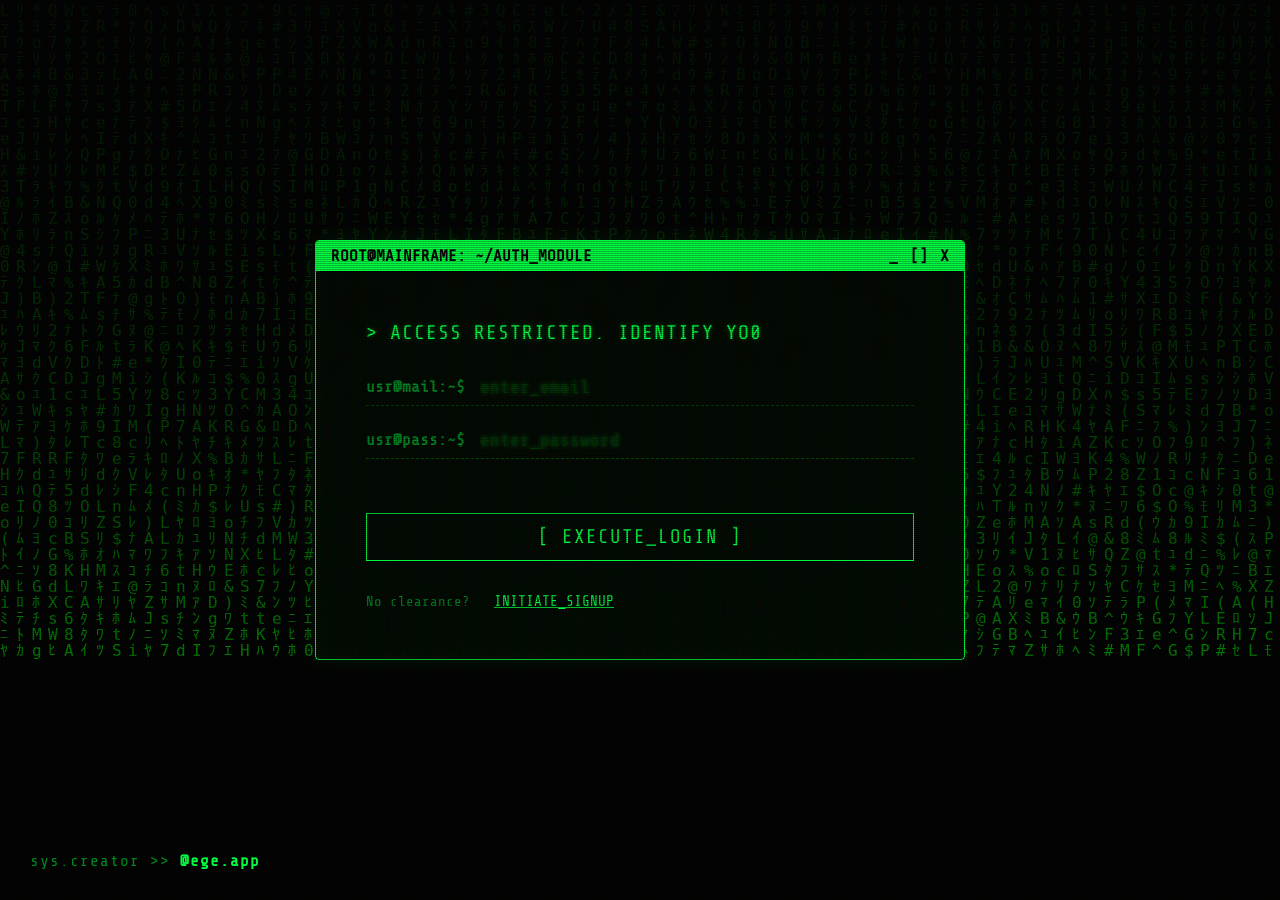
<file: Animated Hacker Login Form/index.html>
<!DOCTYPE html>
<html lang="en">

<head>
    <meta charset="UTF-8">
    <meta name="viewport" content="width=device-width, initial-scale=1.0">
    <title>Animated Hacker login Form | Officially by Ege App</title>
    <link rel="stylesheet" href="style.css">
</head>

<body>

    <canvas id="matrix-bg"></canvas>


    <div class="terminal-window">
   
        <div class="terminal-header">
            <span>root@mainframe: ~/auth_module</span>
            <div class="terminal-controls">
                <span>_</span><span>[]</span><span>X</span>
            </div>
        </div>

        <div class="terminal-body">


            <div id="login-section" class="slide-in-right">
                <div class="terminal-text" id="login-title"></div>

                <form id="login-form">
                    <div class="terminal-input-group">
                        <span class="terminal-prompt">usr@mail:~$</span>
                        <input type="email" class="terminal-input" placeholder="enter_email" required autocomplete="off"
                            spellcheck="false">
                    </div>
                    <div class="terminal-input-group">
                        <span class="terminal-prompt">usr@pass:~$</span>
                        <input type="password" class="terminal-input" placeholder="enter_password" required
                            autocomplete="off" spellcheck="false">
                    </div>
                    <button type="submit" class="terminal-btn">[ EXECUTE_LOGIN ]</button>
                </form>

                <div style="margin-top: 2rem; font-size: 0.875rem;">
                    <span style="color: var(--text-muted);">No clearance?</span>
                    <button id="to-signup" class="terminal-link">INITIATE_SIGNUP</button>
                </div>
            </div>

   
            <div id="signup-section" class="hidden">
                <div class="terminal-text" id="signup-title"></div>

                <form id="signup-form">
                    <div class="terminal-input-group">
                        <span class="terminal-prompt">sys@alias:~$</span>
                        <input type="text" class="terminal-input" placeholder="enter_alias" required autocomplete="off"
                            spellcheck="false">
                    </div>
                    <div class="terminal-input-group">
                        <span class="terminal-prompt">sys@mail:~$</span>
                        <input type="email" class="terminal-input" placeholder="enter_email" required autocomplete="off"
                            spellcheck="false">
                    </div>
                    <div class="terminal-input-group">
                        <span class="terminal-prompt">sys@pass:~$</span>
                        <input type="password" class="terminal-input" placeholder="enter_password" required
                            autocomplete="off" spellcheck="false">
                    </div>
                    <button type="submit" class="terminal-btn">[ EXECUTE_SIGNUP ]</button>
                </form>

                <div style="margin-top: 2rem; font-size: 0.875rem;">
                    <span style="color: var(--text-muted);">Have clearance?</span>
                    <button id="to-login" class="terminal-link">EXECUTE_LOGIN</button>
                </div>
            </div>

        </div>
    </div>

    <div id="toast" class="terminal-toast hidden"></div>


    <div class="watermark">
        <span>sys.creator >></span>
        <a href="https://instagram.com/ege.app" target="_blank" rel="noopener noreferrer">@ege.app</a>
    </div>

    <script src="script.js"></script>
</body>

</html>
</file>
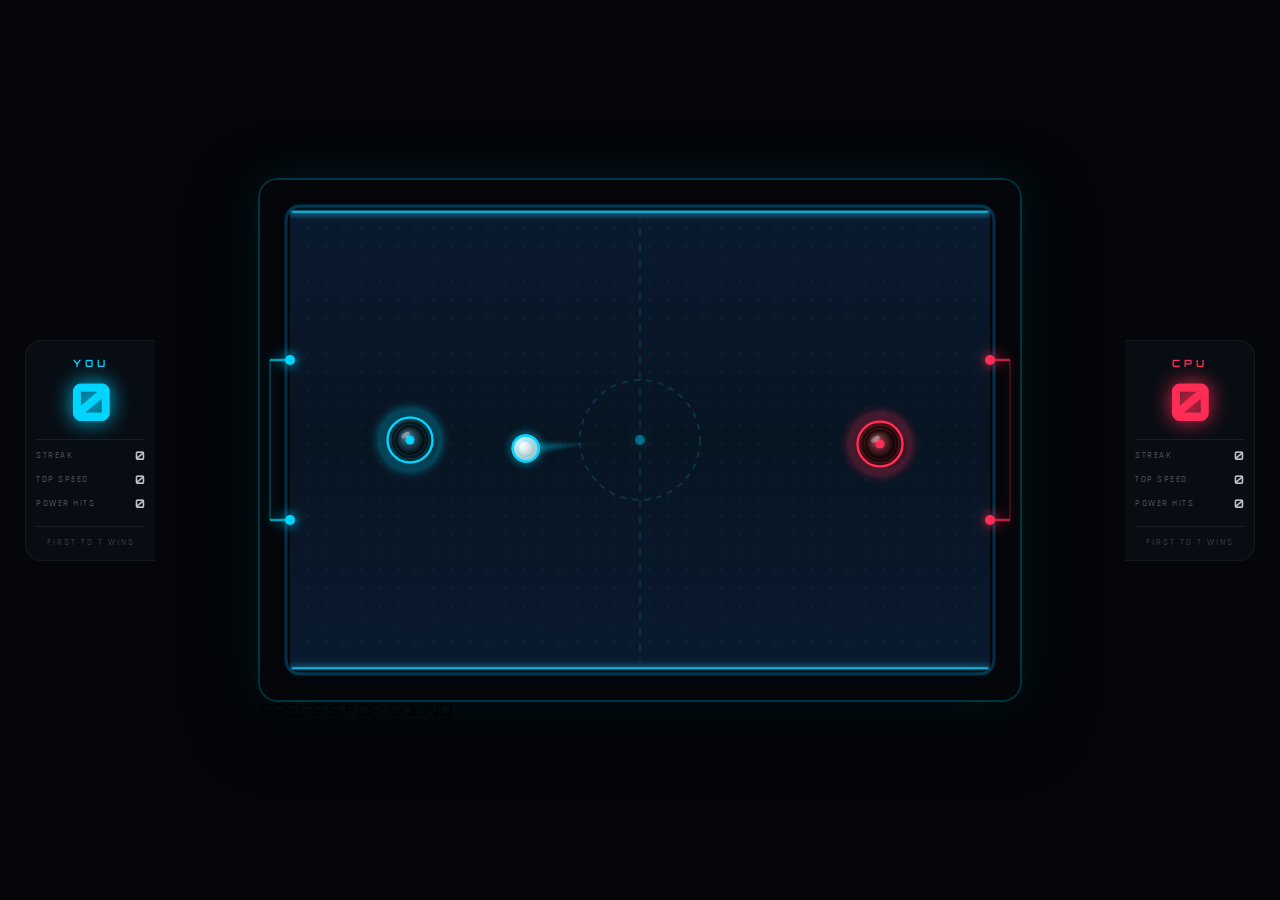
<file: Buz Hokeyi Oyunu/index.html>
<!DOCTYPE html>
<html lang="en">

<head>
	<meta charset="UTF-8">
	<title>Buz Hokeyi | Ege App</title>
	<meta name="viewport" content="width=device-width, initial-scale=1.0">
	<link rel='stylesheet'
		href='https://fonts.googleapis.com/css2?family=Orbitron:wght@400;700;900&amp;family=Rajdhani:wght@300;400;500;600;700&amp;display=swap'>
	<link rel='stylesheet' href='https://cdnjs.cloudflare.com/ajax/libs/font-awesome/6.5.0/css/all.min.css'>
	<link rel="stylesheet" href="./style.css">

</head>

<body>
	<div id="outer">
		<div id="stat-left" class="stat-panel">
			<div class="stat-name" style="color:#00d4ff">YOU</div>
			<div class="stat-score" id="score-p" style="color:#00d4ff;text-shadow:0 0 20px #00d4ff">0</div>
			<div class="stat-divider"></div>
			<div class="stat-row"><span class="stat-label">STREAK</span><span class="stat-val"
					id="stat-p-streak">0</span></div>
			<div class="stat-row"><span class="stat-label">TOP SPEED</span><span class="stat-val"
					id="stat-p-speed">0</span></div>
			<div class="stat-row"><span class="stat-label">POWER HITS</span><span class="stat-val"
					id="stat-p-power">0</span></div>
			<div class="stat-divider"></div>
			<div class="stat-footer">FIRST TO 7 WINS</div>
		</div>

		<div id="arena">
			<canvas id="c"></canvas>
			<div id="mute-btn"></div>
			<div id="ui">
			</div>
		</div>
		<div id="gameover-screen" class="screen">
			<div class="go-inner">
				<div class="go-face" id="go-face">😄</div>
				<div class="go-who" id="go-who">YOU WIN</div>
				<div class="go-wins" id="go-wins">GAME · SET · MATCH</div>
				<div class="go-final" id="go-final">7 – 3</div>
				<button id="btn-again">PLAY AGAIN</button>
			</div>
		</div>
	</div>
	</div>

	<div id="stat-right" class="stat-panel">
		<div class="stat-name" style="color:#ff2d55">CPU</div>
		<div class="stat-score" id="score-cpu" style="color:#ff2d55;text-shadow:0 0 20px #ff2d55">0</div>
		<div class="stat-divider"></div>
		<div class="stat-row"><span class="stat-label">STREAK</span><span class="stat-val" id="stat-cpu-streak">0</span>
		</div>
		<div class="stat-row"><span class="stat-label">TOP SPEED</span><span class="stat-val"
				id="stat-cpu-speed">0</span></div>
		<div class="stat-row"><span class="stat-label">POWER HITS</span><span class="stat-val"
				id="stat-cpu-power">0</span></div>
		<div class="stat-divider"></div>
		<div class="stat-footer">FIRST TO 7 WINS</div>
	</div>
	</div>
	<script src="./script.js"></script>

</body>

</html>
</file>
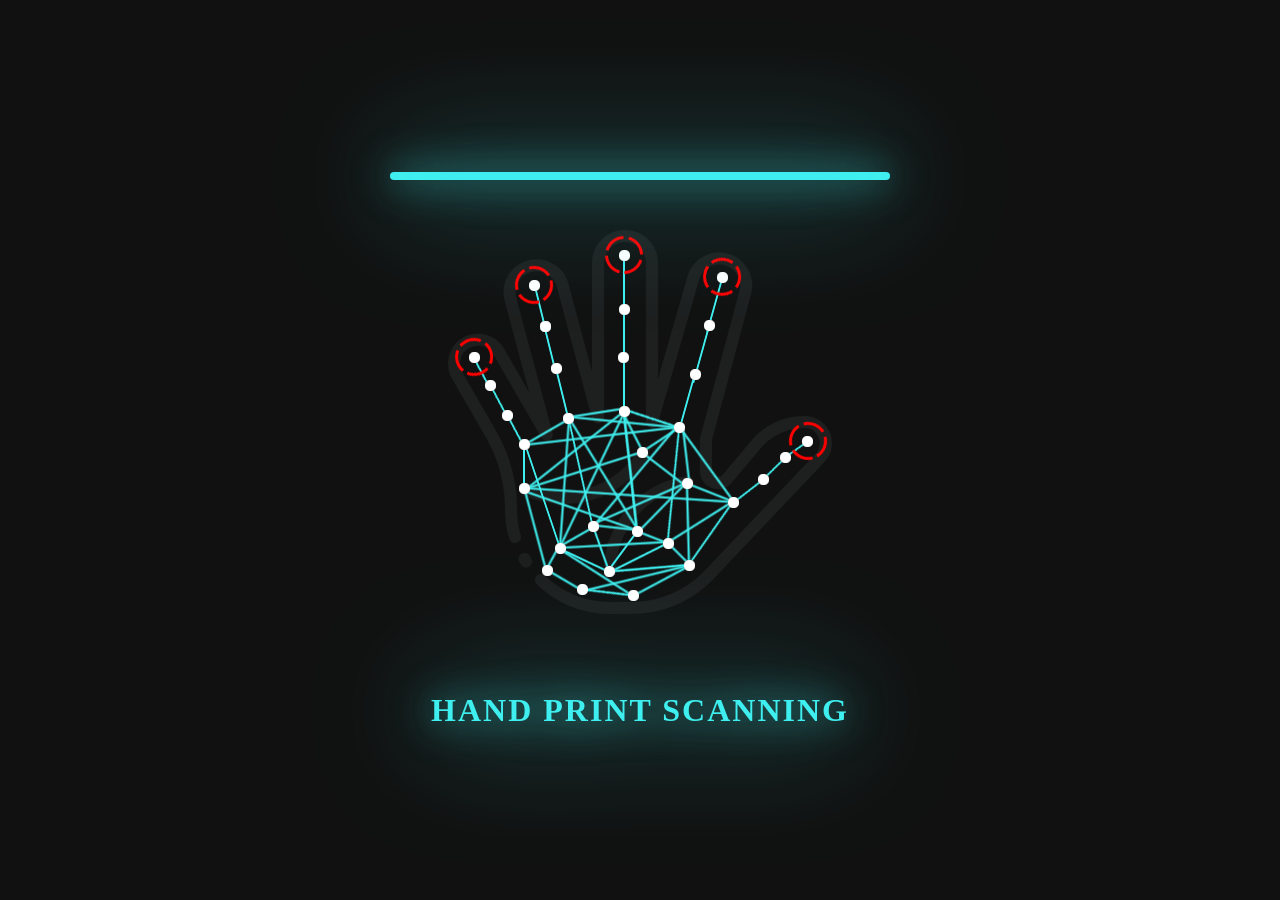
<file: HandScanningAnimation/index.html>
<!DOCTYPE html>
<html lang="en" >
<head>
  <meta charset="UTF-8">
  <title>Ege App - Hand Scanning Animation</title>
  <link rel="stylesheet" href="./style.css">

</head>
<body>

<div class="scan">
  <div class="hand">
    <div class="lines"></div>
  </div>
  <h3>Hand Print Scanning</h3>
</div>

  
</body>
</html>
</file>
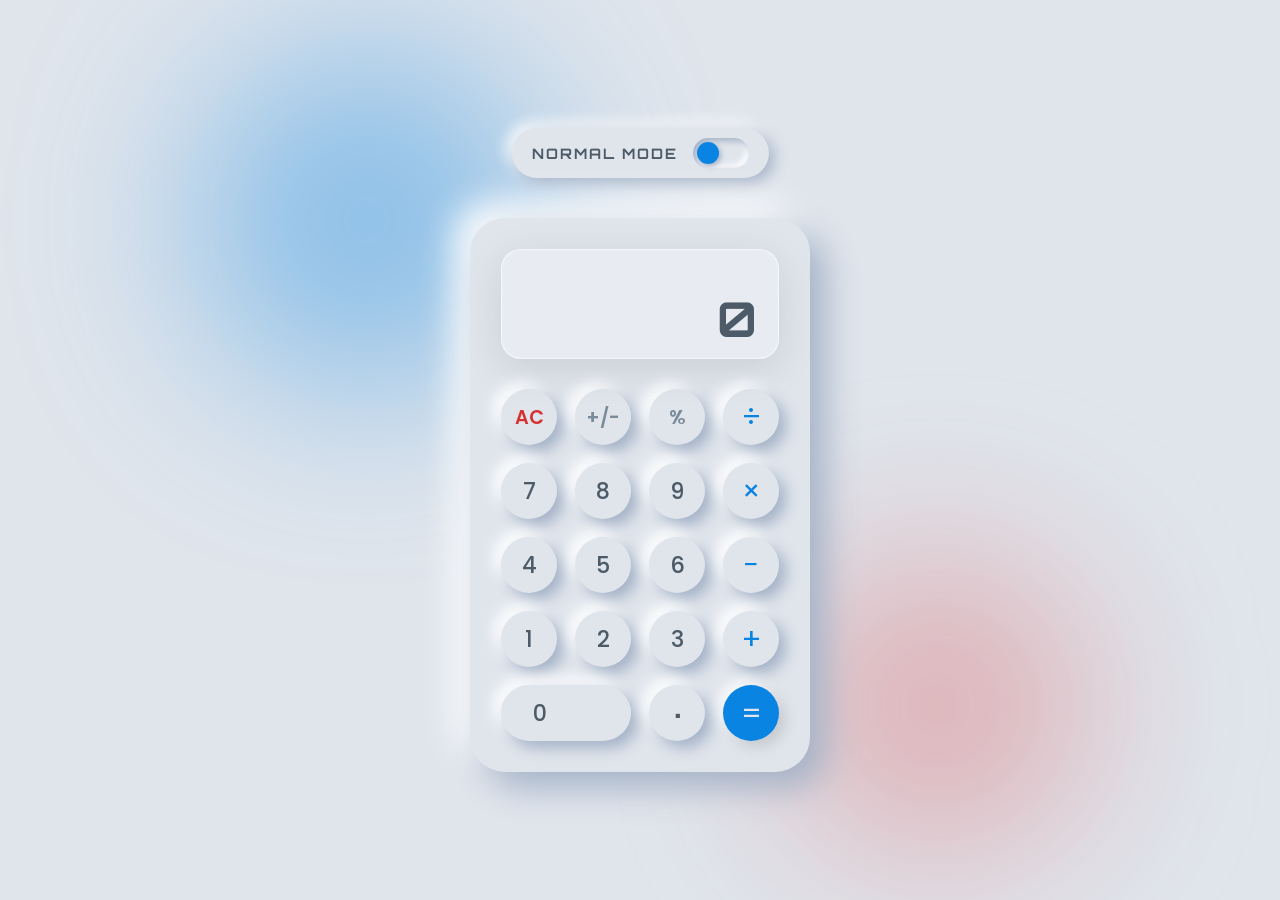
<file: Hesap Makinesi Açık-Koyu Mod/index.html>
<!DOCTYPE html>
<html lang="en">
<head>
  <meta charset="UTF-8">
  <title>Hesap Makinesi Açık/Koyu Mod | Ege App</title>
  <link rel="stylesheet" href="https://fonts.googleapis.com/css2?family=Orbitron:wght@400;500;700&family=Poppins:wght@300;400;500;600&display=swap">
  <link rel="stylesheet" href="./style.css">
</head>
<body>
  
  <!-- Glowing Orbs Background -->
  <div class="orb orb-1"></div>
  <div class="orb orb-2"></div>

  <div class="theme-switch-wrapper">
    <span class="theme-label" id="theme-label">NORMAL MODE</span>
    <label class="theme-switch" for="checkbox">
      <input type="checkbox" id="checkbox" />
      <div class="slider round"></div>
    </label>
  </div>

  <div class="calculator">
    <!-- Frosted Glass Display with digital reflection -->
    <div class="display">
      <div class="glass-reflection"></div>
      <div id="history"></div>
      <div id="value">0</div>
    </div>
    
    <!-- Neumorphic Buttons Grid -->
    <div class="buttons">
      <!-- Row 1 -->
      <button class="operator top-op" data-action="clear" id="clear">AC</button>
      <button class="operator top-op" data-action="+/-">+/-</button>
      <button class="operator top-op" data-action="%">%</button>
      <button class="operator right-op" data-action="/">÷</button>
      
      <!-- Row 2 -->
      <button class="num">7</button>
      <button class="num">8</button>
      <button class="num">9</button>
      <button class="operator right-op" data-action="*">×</button>
      
      <!-- Row 3 -->
      <button class="num">4</button>
      <button class="num">5</button>
      <button class="num">6</button>
      <button class="operator right-op" data-action="-">−</button>
      
      <!-- Row 4 -->
      <button class="num">1</button>
      <button class="num">2</button>
      <button class="num">3</button>
      <button class="operator right-op" data-action="+">+</button>
      
      <!-- Row 5 -->
      <button class="num zero">0</button>
      <button class="num dot">.</button>
      <button class="operator right-op equal-btn" data-action="=">=</button>
    </div>
  </div>

  <script src="./script.js"></script>
</body>
</html>
</file>
<file: Animated Hacker Login Form/style.css>
@import url('https://fonts.googleapis.com/css2?family=Share+Tech+Mono&display=swap');

:root {
    --bg-main: #020502;
    --term-bg: rgba(2, 10, 2, 0.85);
    --term-border: #004400;
    --accent: #00ff41;
    --accent-glow: rgba(0, 255, 65, 0.4);
    --text-muted: #008822;
}

* {
    box-sizing: border-box;
    margin: 0;
    padding: 0;
}

body {
    font-family: 'Share Tech Mono', monospace;
    background: var(--bg-main);
    color: var(--accent);
    overflow: hidden;
    display: flex;
    justify-content: center;
    align-items: center;
    min-height: 100vh;
}

/* CRT Scanline Overlay */
body::after {
    content: " ";
    display: block;
    position: absolute;
    top: 0;
    left: 0;
    bottom: 0;
    right: 0;
    background: linear-gradient(rgba(18, 16, 16, 0) 50%, rgba(0, 0, 0, 0.25) 50%), linear-gradient(90deg, rgba(255, 0, 0, 0.06), rgba(0, 255, 0, 0.02), rgba(0, 0, 255, 0.06));
    z-index: 999;
    background-size: 100% 2px, 3px 100%;
    pointer-events: none;
}

/* Matrix Background */
canvas#matrix-bg {
    position: absolute;
    top: 0;
    left: 0;
    width: 100vw;
    height: 100vh;
    z-index: 0;
    opacity: 0.5;
    pointer-events: none;
}

/* Terminal Window */
.terminal-window {
    position: relative;
    width: 650px;
    background: var(--term-bg);
    border: 1px solid var(--accent);
    box-shadow: 0 0 20px rgba(0, 255, 65, 0.1), inset 0 0 20px rgba(0, 255, 65, 0.05);
    border-radius: 4px;
    z-index: 10;
    backdrop-filter: blur(8px);
    -webkit-backdrop-filter: blur(8px);
    overflow: hidden;
}

.terminal-header {
    background: var(--accent);
    color: #000;
    padding: 6px 15px;
    display: flex;
    justify-content: space-between;
    align-items: center;
    font-weight: bold;
    text-transform: uppercase;
}

.terminal-controls span {
    margin-left: 12px;
    cursor: pointer;
}

.terminal-body {
    padding: 50px;
    position: relative;
}

/* Typography */
.terminal-text {
    text-shadow: 0 0 5px var(--accent-glow);
    letter-spacing: 1px;
    font-size: 1.25rem;
    margin-bottom: 2rem;
    min-height: 1.5rem;
    /* Prevents layout shift during glitch typing */
}

/* Terminal Inputs */
.terminal-input-group {
    display: flex;
    align-items: center;
    margin-bottom: 24px;
    border-bottom: 1px dashed var(--term-border);
    padding-bottom: 8px;
    transition: all 0.2s;
}

.terminal-input-group.focused {
    border-bottom: 1px solid var(--accent);
}

.terminal-prompt {
    margin-right: 15px;
    color: var(--text-muted);
    font-weight: bold;
}

.terminal-input {
    background: transparent;
    border: none;
    outline: none;
    color: var(--accent);
    font-family: 'Share Tech Mono', monospace;
    font-size: 1.1rem;
    flex: 1;
    text-shadow: 0 0 5px var(--accent-glow);
}

.terminal-input::placeholder {
    color: #003300;
}

.blinking-cursor {
    display: inline-block;
    width: 12px;
    height: 1.2rem;
    background: var(--accent);
    margin-left: 5px;
    animation: blink 1s step-end infinite;
}

@keyframes blink {

    0%,
    100% {
        opacity: 1;
    }

    50% {
        opacity: 0;
    }
}

/* Buttons */
.terminal-btn {
    background: transparent;
    border: 1px solid var(--accent);
    color: var(--accent);
    font-family: 'Share Tech Mono', monospace;
    font-size: 1.2rem;
    padding: 12px 0;
    width: 100%;
    margin-top: 30px;
    cursor: pointer;
    transition: all 0.2s;
    letter-spacing: 2px;
}

.terminal-btn:hover {
    background: var(--accent);
    color: #000;
    box-shadow: 0 0 20px var(--accent-glow);
}

.terminal-btn:disabled {
    opacity: 0.5;
    cursor: not-allowed;
}

.terminal-link {
    background: transparent;
    border: none;
    color: var(--accent);
    text-decoration: underline;
    cursor: pointer;
    font-family: inherit;
    font-size: 0.9rem;
    transition: text-shadow 0.2s;
    margin-left: 1rem;
}

.terminal-link:hover {
    text-shadow: 0 0 10px var(--accent-glow);
}

/* Transitions & Utility Classes */
.hidden {
    display: none !important;
}

.slide-in-right {
    animation: slideInRight 0.4s cubic-bezier(0.25, 0.46, 0.45, 0.94) both;
}

.slide-in-left {
    animation: slideInLeft 0.4s cubic-bezier(0.25, 0.46, 0.45, 0.94) both;
}

.slide-out-left {
    animation: slideOutLeft 0.25s ease-in forwards;
}

.slide-out-right {
    animation: slideOutRight 0.25s ease-in forwards;
}

@keyframes slideInRight {
    0% {
        opacity: 0;
        transform: translateX(40px);
    }

    100% {
        opacity: 1;
        transform: translateX(0);
    }
}

@keyframes slideInLeft {
    0% {
        opacity: 0;
        transform: translateX(-40px);
    }

    100% {
        opacity: 1;
        transform: translateX(0);
    }
}

@keyframes slideOutLeft {
    0% {
        opacity: 1;
        transform: translateX(0);
    }

    100% {
        opacity: 0;
        transform: translateX(-40px);
    }
}

@keyframes slideOutRight {
    0% {
        opacity: 1;
        transform: translateX(0);
    }

    100% {
        opacity: 0;
        transform: translateX(40px);
    }
}

/* Custom Terminal Toast */
.terminal-toast {
    position: fixed;
    bottom: 30px;
    right: 30px;
    background: #000;
    border: 1px solid var(--accent);
    padding: 15px 25px;
    color: var(--accent);
    font-family: 'Share Tech Mono', monospace;
    font-size: 1rem;
    z-index: 1000;
    box-shadow: 0 0 20px rgba(0, 255, 65, 0.2);
    animation: toastIn 0.3s ease forwards;
}

@keyframes toastIn {
    0% {
        transform: translateX(100%);
        opacity: 0;
    }

    100% {
        transform: translateX(0);
        opacity: 1;
    }
}

/* Creator Watermark */
.watermark {
    position: absolute;
    bottom: 30px;
    left: 30px;
    font-family: 'Share Tech Mono', monospace;
    font-size: 1rem;
    color: var(--text-muted);
    z-index: 1000;
    letter-spacing: 1px;
}

.watermark a {
    color: var(--accent);
    text-decoration: none;
    font-weight: bold;
    transition: all 0.2s ease;
}

.watermark a:hover {
    text-shadow: 0 0 10px var(--accent-glow), 0 0 20px var(--accent-glow);
    color: #fff;
}

/* Mobile */
@media (max-width: 768px) {
    .terminal-window {
        width: 95%;
    }

    .terminal-body {
        padding: 30px 20px;
    }

    .watermark {
        bottom: 20px;
        left: 50%;
        transform: translateX(-50%);
        font-size: 0.85rem;
        width: max-content;
    }
}
</file>
<file: Buz Hokeyi Oyunu/style.css>
:root {
	--description: "A fast-paced neon air hockey game built with Canvas 2D, featuring responsive mouse and touch controls, dynamic physics, CPU opponent AI, particle effects, sound design, and arcade-style UI. Track stats like streaks, top speed, and power hits while racing to 7 in a glowing, high-energy arena. Includes slo-mo game point moments, screen shake, and confetti victory effects for a polished arcade experience.";
	--keywords: "air hockey, arcade game, canvas game, javascript game, neon, sports game, physics, puck, mallet, cpu ai, particle effects, confetti, sound effects, touch controls, mouse controls, responsive, html5 canvas, game ui, codepen, codepen challenge";
	--content-language: "en";
	--generator: "HTML5, CSS3 (Flexbox, Animations, Keyframes), JavaScript, Canvas 2D API";

	--blue: #00d4ff;
	--red: #ff2d55;
	--gold: #ffc940;
	--bg: #04060a;
	--panel: #080d14;
}

* {
	margin: 0;
	padding: 0;
	box-sizing: border-box;
}

body {
	background: var(--bg);
	min-height: 100vh;
	display: flex;
	align-items: center;
	justify-content: center;
	font-family: "Orbitron", monospace;
	overflow: hidden;
	cursor: none;
	user-select: none;
}

html,
body {
	overscroll-behavior: none;
}

#arena {
	position: relative;
	width: 100%;
	max-width: 760px;
	aspect-ratio: 760 / 520;
	margin: 0 auto;
	touch-action: none;
}

.screen {
	cursor: default;
}

button {
	cursor: pointer;
}

/* ── Layout ── */
#outer {
	display: flex;
	align-items: center;
	gap: 0;
	width: min(100vw, 1100px);
}

canvas {
	display: block;
	width: 100%;
	height: 100%;
	border-radius: 18px;
	box-shadow: 0 0 0 2px rgba(0, 212, 255, 0.2), 0 0 50px rgba(0, 212, 255, 0.1),
		0 20px 70px rgba(0, 0, 0, 0.8);
}

#outer {
	justify-content: center;
}

/* ── Stat Panels ── */
.stat-panel {
	width: 130px;
	flex-shrink: 0;
	padding: 16px 10px 12px;
	background: var(--panel);
	border: 1px solid rgba(255, 255, 255, 0.05);
	display: flex;
	flex-direction: column;
	align-items: center;
	gap: 0;
}

#stat-left {
	border-radius: 16px 0 0 16px;
	border-right: none;
}

#stat-right {
	border-radius: 0 16px 16px 0;
	border-left: none;
}

.stat-name {
	font-family: "Orbitron", monospace;
	font-weight: 700;
	font-size: 10px;
	letter-spacing: 4px;
	margin-bottom: 6px;
	text-align: center;
	width: 100%;
}

.stat-score {
	font-family: "Orbitron", monospace;
	font-weight: 900;
	font-size: 52px;
	line-height: 1;
	margin-bottom: 6px;
	text-align: center;
	width: 100%;
	letter-spacing: -2px;
}

.stat-divider {
	width: 100%;
	height: 1px;
	background: rgba(255, 255, 255, 0.07);
	margin: 6px 0 8px;
}

.stat-row {
	width: 100%;
	display: flex;
	justify-content: space-between;
	align-items: center;
	margin-bottom: 9px;
}

.stat-label {
	font-family: "Rajdhani", sans-serif;
	font-weight: 500;
	font-size: 9px;
	letter-spacing: 1.5px;
	color: rgba(255, 255, 255, 0.3);
	text-transform: uppercase;
}

.stat-val {
	font-family: "Orbitron", monospace;
	font-weight: 700;
	font-size: 12px;
	color: rgba(255, 255, 255, 0.75);
}

.stat-footer {
	font-family: "Rajdhani", sans-serif;
	font-weight: 500;
	font-size: 9px;
	letter-spacing: 2px;
	color: rgba(255, 255, 255, 0.2);
	text-align: center;
	text-transform: uppercase;
	margin-top: 2px;
}

/* ── Screens ── */
#ui {
	position: absolute;
	inset: 0;
	pointer-events: none;
	border-radius: 18px;
	overflow: hidden;
}

.screen {
	position: absolute;
	inset: 0;
	display: flex;
	align-items: center;
	justify-content: center;
	opacity: 0;
	pointer-events: none;
	transition: opacity 0.4s ease;
	background: rgba(4, 6, 10, 0.4);
	backdrop-filter: blur(8px);
	border-radius: 18px;
}

.screen.on {
	opacity: 1;
	pointer-events: all;
}

/* ── Ready ── */
.ready-inner {
	text-align: center;
}

.ready-logo {
	font-weight: 900;
	font-size: clamp(42px, 8vw, 72px);
	line-height: 0.9;
	color: #fff;
}

.ready-logo span {
	display: block;
	color: var(--blue);
	text-shadow: 0 0 30px var(--blue), 0 0 70px rgba(0, 212, 255, 0.35);
}

.ready-sub {
	font-family: "Rajdhani", sans-serif;
	font-weight: 300;
	font-size: 12px;
	letter-spacing: 10px;
	color: var(--gold);
	margin-top: 6px;
	margin-bottom: 28px;
}

.ready-prompt {
	font-size: 13px;
	font-weight: 700;
	letter-spacing: 3px;
	color: rgba(255, 255, 255, 0.7);
	animation: pulse 1.4s ease-in-out infinite;
}

.ready-keys {
	margin-top: 18px;
	font-family: "Rajdhani", sans-serif;
	font-weight: 300;
	font-size: 11px;
	letter-spacing: 2px;
	color: rgba(255, 255, 255, 0.22);
}

/* ── Game Over ── */
.go-emoji {
	font-size: 64px;
	line-height: 1;
	margin-bottom: 12px;
	animation: emoji-bounce 0.6s cubic-bezier(0.36, 0.07, 0.19, 0.97) both;
}

.go-face {
	font-size: 64px;
	line-height: 1;
	margin-bottom: 10px;
	animation: faceBounce 0.6s cubic-bezier(0.36, 0.07, 0.19, 0.97) both;
}

.go-face {
	font-size: 60px;
	line-height: 1;
	margin-bottom: 8px;
	display: block;
	animation: facePop 0.5s cubic-bezier(0.36, 0.07, 0.19, 0.97) both;
}

@keyframes facePop {
	0% {
		transform: scale(0);
		opacity: 0;
	}

	65% {
		transform: scale(1.25);
		opacity: 1;
	}

	100% {
		transform: scale(1);
		opacity: 1;
	}
}

.go-inner {
	text-align: center;
}

.go-who {
	font-size: clamp(36px, 7vw, 64px);
	font-weight: 900;
	line-height: 1;
}

.go-emoji {
	font-size: 64px;
	margin-bottom: 10px;
	filter: drop-shadow(0 0 14px currentColor);
}

.go-wins {
	font-family: "Rajdhani", sans-serif;
	font-weight: 300;
	font-size: 18px;
	letter-spacing: 12px;
	color: rgba(255, 255, 255, 0.6);
	margin-top: 3px;
}

.go-final {
	font-size: 28px;
	font-weight: 700;
	color: var(--gold);
	text-shadow: 0 0 20px var(--gold);
	margin: 12px 0 24px;
}

button {
	padding: 13px 44px;
	background: transparent;
	border: 2px solid var(--blue);
	color: var(--blue);
	font-family: "Orbitron", monospace;
	font-weight: 700;
	font-size: 13px;
	letter-spacing: 4px;
	cursor: pointer;
	clip-path: polygon(10px 0%, 100% 0%, calc(100% - 10px) 100%, 0% 100%);
	transition: background 0.2s, box-shadow 0.2s, color 0.2s;
}

button:hover {
	background: var(--blue);
	color: #000;
	box-shadow: 0 0 30px rgba(0, 212, 255, 0.5);
}

#game-wrap {
	width: 100%;
	display: flex;
	justify-content: center;
}

#outer {
	width: 1100px;
	transform-origin: top center;
}

@media (max-width: 1100px) {
	#outer {
		transform: scale(calc(100vw / 1100));
	}
}

@keyframes pulse {

	0%,
	100% {
		opacity: 0.4;
	}

	50% {
		opacity: 1;
	}
}

.go-emoji {
	font-size: 64px;
	line-height: 1;
	margin-bottom: 12px;
	animation: emoji-bounce 0.6s cubic-bezier(0.36, 0.07, 0.19, 0.97) both;
}

@keyframes emoji-bounce {
	0% {
		transform: scale(0) rotate(-20deg);
		opacity: 0;
	}

	60% {
		transform: scale(1.3) rotate(8deg);
		opacity: 1;
	}

	80% {
		transform: scale(0.9) rotate(-4deg);
	}

	100% {
		transform: scale(1) rotate(0deg);
		opacity: 1;
	}
}

#gameover-screen.lose-state {
	background: rgba(20, 4, 8, 0.9);
}
</file>
<file: HandScanningAnimation/style.css>
* {
  margin: 0;
  padding: 0;
  box-sizing: border-box;
  font-family: consolas;
}
body {
  display: flex;
  justify-content: center;
  align-items: center;
  min-height: 100vh;
  background: #111;
}
.scan {
  position: relative;
  display: flex;
  flex-direction: column;
  align-items: center;
}
.scan .hand {
  position: relative;
  width: 500px;
  height: 500px;
  background: url(hand_02.png);
  background-size: 500px;
}
.scan .hand::before {
  content: "";
  position: absolute;
  top: 0;
  left: 0;
  width: 100%;
  height: 100%;
  background: url(hand_01.png);
  background-size: 500px;
  animation: animate 4s ease-in-out infinite;
}
@keyframes animate {
  0%,
  100% {
    height: 0%;
  }
  50% {
    height: 100%;
  }
}
.scan .hand::after {
  content: "";
  position: absolute;
  top: 0;
  left: 0;
  width: 100%;
  height: 8px;
  background: #3fefef;
  border-radius: 8px;
  filter: drop-shadow(0 0 20px #3fefef) drop-shadow(0 0 60px #3fefef);
  animation: animateLines 4s ease-in-out infinite;
}
@keyframes animateLines {
  0%,
  100% {
    top: 0%;
  }
  50% {
    top: 100%;
  }
}

.scan h3 {
  text-transform: uppercase;
  font-size: 2em;
  letter-spacing: 2px;
  margin-top: 20px;
  color: #3fefef;
  filter: drop-shadow(0 0 20px #3fefef) drop-shadow(0 0 60px #3fefef);
  animation: animateText 0.5s steps(1) infinite;
}
@keyframes animateText {
  0%,
  100% {
    opacity: 0;
  }
  50% {
    opacity: 1;
  }
}
.scan .hand .lines {
  position: absolute;
  inset: 0;
}
.scan .hand .lines::before {
  content: "";
  position: absolute;
  top: 0;
  left: 0;
  width: 500px;
  height: 500px;
  background: url(lines.png);
  background-size: 500px;
  animation: handLines 4s ease-in-out infinite;
}
@keyframes handLines {
  0%,
  25%,
  100% {
    height: 0;
  }
  50% {
    height: 100%;
  }
}
.scan .hand .lines::after {
  content: "";
  position: absolute;
  top: 0;
  left: 0;
  width: 500px;
  height: 500px;
  background: url(points.png);
  background-size: 500px;
  animation: handPoints 4s ease-in-out infinite;
}
@keyframes handPoints {
  0%,
  100% {
    height: 0;
  }
  50% {
    height: 100%;
  }
}
</file>
<file: Hesap Makinesi Açık-Koyu Mod/style.css>
/* General Styles & Variables */
:root {
  --bg-color: #e0e5ec;
  --text-color: #4d5b68;
  --history-color: #7a8b9a;

  --shadow-light: #ffffff;
  --shadow-dark: #a3b1c6;

  --op-right-color: #0984e3;
  --op-top-color: #7a8b9a;
  --ac-color: #d63031;

  --glass-bg: rgba(255, 255, 255, 0.25);
  --glass-border: rgba(255, 255, 255, 0.6);

  --orb-1: rgba(9, 132, 227, 0.4);
  --orb-2: rgba(214, 48, 49, 0.3);
}

body.dark {
  /* Dark Mode */
  --bg-color: #24252a;
  --text-color: #e2e8f0;
  --history-color: #a0aec0;

  /* Calibrated dark neumorphism */
  --shadow-light: #2c2d33;
  --shadow-dark: #1c1d21;

  /* Elegant, subdued accents */
  --op-right-color: #4facfe;
  --op-top-color: #a0aec0;
  --ac-color: #ff6b6b;

  --glass-bg: rgba(30, 31, 36, 0.65);
  --glass-border: rgba(255, 255, 255, 0.08);

  /* Deep, luxurious ambient background lighting */
  --orb-1: rgba(79, 172, 254, 0.15);
  --orb-2: rgba(102, 126, 234, 0.15);
}

* {
  margin: 0;
  padding: 0;
  box-sizing: border-box;
  font-family: 'Poppins', sans-serif;
  user-select: none;
}

body {
  display: flex;
  flex-direction: column;
  justify-content: center;
  align-items: center;
  min-height: 100vh;
  background: var(--bg-color);
  transition: background 0.6s ease;
  overflow: hidden;
}

/* Glowing Orbs Animation */
.orb {
  position: absolute;
  border-radius: 50%;
  filter: blur(90px);
  z-index: -1;
  animation: float 12s ease-in-out infinite alternate;
  transition: background 0.6s ease;
}

.orb-1 {
  width: 350px;
  height: 350px;
  background: var(--orb-1);
  top: 5%;
  left: 15%;
}

.orb-2 {
  width: 300px;
  height: 300px;
  background: var(--orb-2);
  bottom: 5%;
  right: 15%;
  animation-delay: -6s;
}

@keyframes float {
  0% {
    transform: translate(0, 0) scale(1);
  }

  50% {
    transform: translate(60px, 120px) scale(1.15);
  }

  100% {
    transform: translate(-60px, 60px) scale(0.9);
  }
}

/* Theme Switch */
.theme-switch-wrapper {
  margin-bottom: 40px;
  display: flex;
  align-items: center;
  gap: 15px;
  z-index: 10;
  background: var(--bg-color);
  padding: 10px 20px;
  border-radius: 30px;
  box-shadow: 5px 5px 15px var(--shadow-dark),
    -5px -5px 15px var(--shadow-light);
  transition: all 0.6s ease;
}

.theme-label {
  font-family: 'Orbitron', sans-serif;
  color: var(--text-color);
  font-weight: 700;
  font-size: 0.9em;
  letter-spacing: 2px;
  transition: color 0.6s ease, text-shadow 0.6s ease;
}

body.dark .theme-label {
  text-shadow: 0 0 10px rgba(79, 172, 254, 0.4);
}

.theme-switch {
  display: inline-block;
  height: 30px;
  position: relative;
  width: 56px;
}

.theme-switch input {
  display: none;
}

.slider {
  background-color: var(--bg-color);
  bottom: 0;
  cursor: pointer;
  left: 0;
  position: absolute;
  right: 0;
  top: 0;
  transition: .6s;
  box-shadow: inset 3px 3px 6px var(--shadow-dark),
    inset -3px -3px 6px var(--shadow-light);
}

.slider:before {
  background-color: var(--op-right-color);
  bottom: 4px;
  content: "";
  height: 22px;
  left: 4px;
  position: absolute;
  transition: .4s cubic-bezier(0.68, -0.55, 0.265, 1.55);
  width: 22px;
  box-shadow: 2px 2px 5px var(--shadow-dark);
}

input:checked+.slider:before {
  transform: translateX(26px);
}

.slider.round {
  border-radius: 34px;
}

.slider.round:before {
  border-radius: 50%;
}

/* Calculator Body (Neumorphism) */
.calculator {
  width: 340px;
  padding: 30px;
  border-radius: 35px;
  background: var(--bg-color);
  box-shadow: 15px 15px 35px var(--shadow-dark),
    -15px -15px 35px var(--shadow-light);
  transition: all 0.6s ease;
  z-index: 10;
  position: relative;
  border: 1px solid rgba(255, 255, 255, 0.03);
}

@keyframes themeSwitchPulse {
  0% { transform: scale(1) translateY(0); }
  50% { transform: scale(0.96) translateY(5px); }
  100% { transform: scale(1) translateY(0); }
}

.calculator.animate-switch {
  animation: themeSwitchPulse 0.5s cubic-bezier(0.25, 1, 0.5, 1);
}

/* Glassmorphism Display */
.display {
  position: relative;
  width: 100%;
  margin-bottom: 30px;
  display: flex;
  flex-direction: column;
  align-items: flex-end;
  justify-content: flex-end;
  height: 110px;
  padding: 15px 20px;
  border-radius: 20px;
  overflow: hidden;

  background: var(--glass-bg);
  backdrop-filter: blur(15px);
  -webkit-backdrop-filter: blur(15px);
  border: 1px solid var(--glass-border);
  box-shadow: 0 10px 40px 0 rgba(0, 0, 0, 0.1),
    inset 0 0 10px rgba(255, 255, 255, 0.1);
  transition: all 0.6s ease;
}

@keyframes displayFlare {
  0% { filter: brightness(1); }
  50% { filter: brightness(1.4); }
  100% { filter: brightness(1); }
}

.display.animate-flare {
  animation: displayFlare 0.5s ease;
}

/* Glass Reflection Sheen */
.glass-reflection {
  position: absolute;
  top: 0;
  left: -100%;
  width: 50%;
  height: 100%;
  background: linear-gradient(to right, rgba(255, 255, 255, 0) 0%, rgba(255, 255, 255, 0.3) 50%, rgba(255, 255, 255, 0) 100%);
  transform: skewX(-25deg);
  animation: shine 6s infinite;
}

@keyframes shine {
  0% {
    left: -100%;
  }

  20% {
    left: 200%;
  }

  100% {
    left: 200%;
  }
}

body.dark .glass-reflection {
  background: linear-gradient(to right, rgba(255, 255, 255, 0) 0%, rgba(255, 255, 255, 0.08) 50%, rgba(255, 255, 255, 0) 100%);
}

.display #history {
  height: 20px;
  color: var(--history-color);
  font-size: 15px;
  margin-bottom: 5px;
  letter-spacing: 2px;
  font-family: 'Orbitron', sans-serif;
  font-weight: 500;
  transition: color 0.6s ease;
}

.display #value {
  width: 100%;
  text-align: right;
  color: var(--text-color);
  font-size: 3em;
  font-weight: 700;
  overflow-x: auto;
  white-space: nowrap;
  font-family: 'Orbitron', sans-serif;
  letter-spacing: 1px;
  transition: color 0.6s ease, text-shadow 0.6s ease;
}

body.dark .display #value {
  text-shadow: 0 0 15px rgba(255, 255, 255, 0.15);
}

.display #value::-webkit-scrollbar {
  display: none;
}

.display #value {
  -ms-overflow-style: none;
  scrollbar-width: none;
}

/* Buttons Grid */
.buttons {
  display: grid;
  grid-template-columns: repeat(4, 1fr);
  gap: 18px;
}

/* Neumorphic Buttons */
.buttons button {
  border: none;
  outline: none;
  background: var(--bg-color);
  color: var(--text-color);
  font-size: 1.4em;
  font-weight: 500;
  border-radius: 50%;
  aspect-ratio: 1/1;
  cursor: pointer;
  display: flex;
  justify-content: center;
  align-items: center;
  box-shadow: 7px 7px 15px var(--shadow-dark),
    -7px -7px 15px var(--shadow-light);
  transition: all 0.3s cubic-bezier(0.68, -0.55, 0.265, 1.55), background 0.6s ease, color 0.6s ease, box-shadow 0.6s ease;
}

.buttons button:hover {
  transform: translateY(-2px);
  box-shadow: 8px 8px 20px var(--shadow-dark),
    -8px -8px 20px var(--shadow-light);
}

.buttons button:active,
.buttons button.active {
  box-shadow: inset 5px 5px 10px var(--shadow-dark),
    inset -5px -5px 10px var(--shadow-light);
  color: var(--op-right-color);
  transform: scale(0.92);
  transition: all 0.1s;
}

/* Zero Button */
.buttons button.zero {
  grid-column: span 2;
  aspect-ratio: auto;
  border-radius: 40px;
  justify-content: flex-start;
  padding-left: 32px;
}

/* Dot button uniqueness */
.buttons button.dot {
  font-family: 'Orbitron', sans-serif;
  font-weight: 700;
  font-size: 2em;
  line-height: 0;
  padding-bottom: 15px;
}

/* Specific Operators */
.buttons button.top-op {
  color: var(--op-top-color);
  font-weight: 600;
  font-size: 1.2em;
}

.buttons button#clear {
  color: var(--ac-color);
  font-weight: 600;
}

.buttons button.right-op {
  color: var(--op-right-color);
  font-size: 1.8em;
  font-weight: 400;
}

.buttons button.equal-btn {
  background: var(--op-right-color);
  color: var(--bg-color);
  box-shadow: 5px 5px 15px rgba(0, 0, 0, 0.15),
    -5px -5px 15px var(--shadow-light);
}

body.dark .buttons button.equal-btn {
  color: #ffffff;
}

.buttons button.equal-btn:active,
.buttons button.equal-btn.active {
  box-shadow: inset 4px 4px 10px rgba(0, 0, 0, 0.3);
  color: var(--bg-color);
}
</file>
